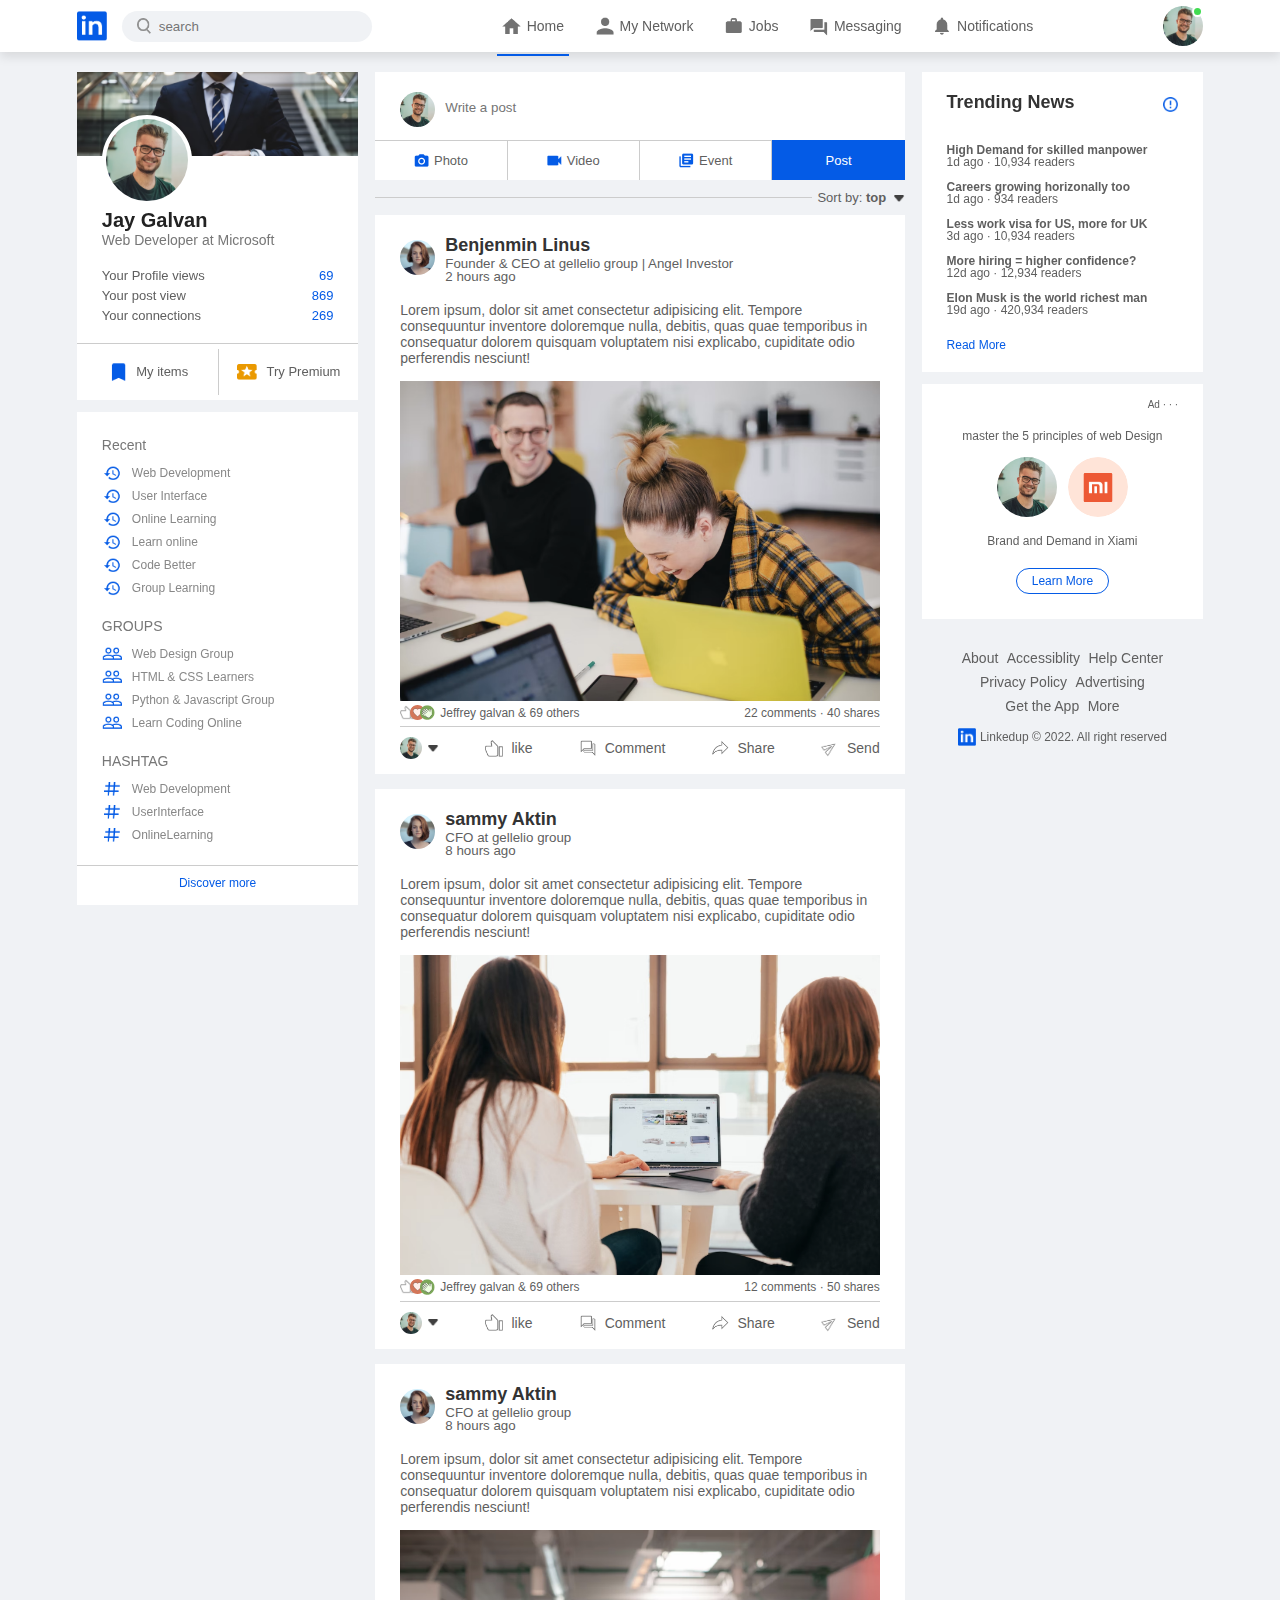
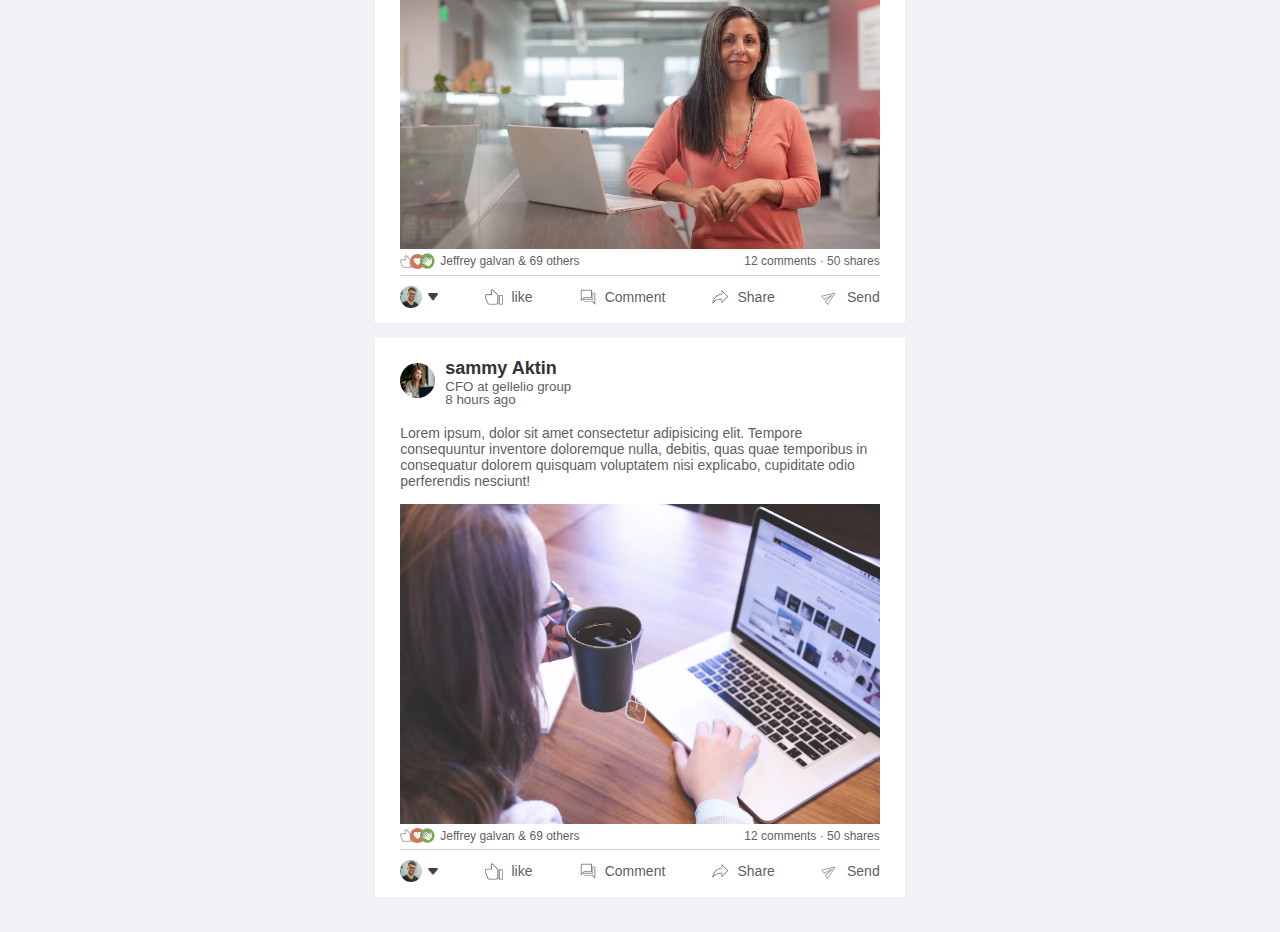
<file: index.html>
<!DOCTYPE html>
<html lang="en">
<head>
    <meta charset="UTF-8">
    <meta http-equiv="X-UA-Compatible" content="IE=edge">
    <meta name="viewport" content="width=device-width, initial-scale=1.0">
    <link rel="stylesheet" href="./style.css">
    <title>Social Media Website Design</title>
</head>
<body>
    
    <nav class="navbar">
        <div class="navbar-left">
            <a href="index.html" class="logo"><img src="./images/logo.png" alt=""></a>
            <div class="search-box">
                <img src="./images/search.png" alt="">
                <input type="text" placeholder="search">
            </div>
        </div>
        <div class="navbar-center">
            <ul>
                <li><a href="#" class="active-link"><img src="./images/home.png" alt=""><span>Home</span></a></li>
                <li><a href="#"><img src="images/network.png" alt=""><span>My Network</span></a></li>
                <li><a href="#"><img src="images/jobs.png" alt=""><span>Jobs</span></a></li>
                <li><a href="#"><img src="./images/message.png" alt=""><span>Messaging</span></a></li>
                <li><a href="#"><img src="images/notification.png" alt=""><span>Notifications</span></a></li>
            </ul>
        </div>
        <div class="navbar-right">
            <div class="online">
                <img src="./images/user-1.png" alt="" class="nav-profile-img" onclick="toggleMenu()">
            </div>
        </div>

    <!--------------- Profile-drop-down-menu ----------------->
    <div class="profile-menu-wrap" id="profileMenu">
        <div class="profile-menu">
            <div class="user-info">
                <img src="./images/user-1.png" alt="">
                <div>
                    <h3>Ryan Waltons</h3>
                    <a href="profile.html">See your Profile</a>
                </div> 
            </div>
            <hr>
            <a href="#" class="profile-menu-link">
                <img src="./images/feedback.png" alt="">
                <p>Give Feedback</p>
                <span>></span>
            </a>
            <a href="#" class="profile-menu-link">
                <img src="./images/setting.png" alt="">
                <p>Settings & Privacy</p>
                <span>></span>
            </a>
            <a href="#" class="profile-menu-link">
                <img src="./images/help.png" alt="">
                <p>Help & Support</p>
                <span>></span>
            </a>
            <a href="#" class="profile-menu-link">
                <img src="./images/display.png" alt="">
                <p>Display & Accessiblity</p>
                <span>></span>
            </a>
            <a href="#" class="profile-menu-link">
                <img src="./images/logout.png" alt="">
                <p>logout</p>
                <span>></span>
            </a>
        </div>
    </div>

    </nav>

    <!--------------- NavBar Close ------------->

    <div class="container">
    <!-------------left-sidebar ----------------->
        <div class="left-sidebar">
            <div class="sidebar-profile-box">
                <img src="./images/cover-pic.png" alt="" width="100%">
                <div class="sidebar-profile-info">
                    <img src="./images/user-1.png" alt="">
                    <h1>Jay Galvan</h1>
                    <h3>Web Developer at Microsoft</h3>
                    <ul>
                        <li>Your Profile views<span>69</span></li>
                        <li>Your post view<span>869</span></li>
                        <li>Your connections<span>269</span></li>
                    </ul>
                </div>
                <div class="sidebar-profile-link">
                    <a href="#"><img src="./images/items.png" alt="">My items</a>
                    <a href="#"><img src="./images/premium.png" alt=""> Try Premium</a>
                </div>
            </div>

            <div class="sidebar-activity" id="sidebarActivity">
                <h3>Recent</h3>
                <a href="#"><img src="./images/recent.png" alt="">Web Development</a>
                <a href="#"><img src="./images/recent.png" alt="">User Interface</a>
                <a href="#"><img src="./images/recent.png" alt="">Online Learning</a>
                <a href="#"><img src="./images/recent.png" alt="">Learn online</a>
                <a href="#"><img src="./images/recent.png" alt="">Code Better</a>
                <a href="#"><img src="./images/recent.png" alt="">Group Learning</a>
                <h3>GROUPS</h3>
                <a href="#"><img src="./images/group.png" alt="">Web Design Group</a>
                <a href="#"><img src="./images/group.png" alt="">HTML & CSS Learners</a>
                <a href="#"><img src="./images/group.png" alt="">Python & Javascript Group</a>
                <a href="#"><img src="./images/group.png" alt="">Learn Coding Online</a>
                <h3>HASHTAG</h3>
                <a href="#"><img src="./images/hashtag.png" alt="">Web Development</a>
                <a href="#"><img src="./images/hashtag.png" alt="">UserInterface</a>
                <a href="#"><img src="./images/hashtag.png" alt="">OnlineLearning</a>
                <div class="discover-more-link">
                    <a href="#">Discover more</a>
                </div>
            </div>

            <p id="showMoreLink" onclick="toggleActivity()">Show more <b>+</b></p>
        </div>
    <!--------------------- main-content ------------------------------->
        <div class="main-content">

            <div class="create-post">
                <div class="create-post-input">
                    <img src="./images/user-1.png" alt="">
                    <textarea rows="2" placeholder="Write a post"></textarea>
                </div>
                <div class="create-post-links">
                    <li><img src="./images/photo.png" alt="">Photo</li>
                    <li><img src="./images/video.png" alt="">Video</li>
                    <li><img src="./images/event.png" alt="">Event</li>
                    <li>Post</li>
                </div>
            </div>

            <div class="sort-by">
                <hr>
                <p>Sort by: <span>top <img src="./images/down-arrow.png" alt=""></span></p>
            </div>

            <div class="post">
                <div class="post-author">
                    <img src="./images/user-3.png" alt="">
                    <div>
                        <h1>Benjenmin Linus</h1>
                        <small>Founder & CEO at gellelio group | Angel Investor</small>
                        <small>2 hours ago</small>
                    </div>
                </div>
                <p>Lorem ipsum, dolor sit amet consectetur adipisicing elit. Tempore consequuntur inventore doloremque nulla, debitis, quas quae temporibus in consequatur dolorem quisquam voluptatem nisi explicabo, cupiditate odio perferendis nesciunt!</p>
                <img src="./images/post-image-1.png" alt="" width="100%">

                <div class="post-stats">
                    <div>
                        <img src="./images/thumbsup.png" alt="">
                        <img src="./images/love.png" alt="">
                        <img src="./images/clap.png" alt="">
                        <span class="liked-user">Jeffrey galvan & 69 others</span>
                    </div>
                    <div>
                        <span>22 comments &middot; 40 shares</span>
                    </div>
                </div>
                <div class="post-activity">
                    <div>
                        <img src="./images/user-1.png" alt="" class="post-activity-user-icon">
                        <img src="./images/down-arrow.png" alt="" class="post-activity-arrow-icon">
                    </div>
                    <div class="post-activity-link">
                        <img src="./images/like.png" alt="">
                        <span>like</span>
                    </div>
                    <div class="post-activity-link">
                        <img src="./images/comment.png" alt="">
                        <span>Comment</span>
                    </div>
                    <div class="post-activity-link">
                        <img src="./images/share.png" alt="">
                        <span>Share</span>
                    </div>
                    <div class="post-activity-link">
                        <img src="./images/send.png" alt="">
                        <span>Send</span>
                    </div>
                </div>
            </div>

            <div class="post">
                <div class="post-author">
                    <img src="./images/user-3.png" alt="">
                    <div>
                        <h1>sammy Aktin</h1>
                        <small>CFO at gellelio group</small>
                        <small>8 hours ago</small>
                    </div>
                </div>
                <p>Lorem ipsum, dolor sit amet consectetur adipisicing elit. Tempore consequuntur inventore doloremque nulla, debitis, quas quae temporibus in consequatur dolorem quisquam voluptatem nisi explicabo, cupiditate odio perferendis nesciunt!</p>
                <img src="./images/post-image-2.png" alt="" width="100%">

                <div class="post-stats">
                    <div>
                        <img src="./images/thumbsup.png" alt="">
                        <img src="./images/love.png" alt="">
                        <img src="./images/clap.png" alt="">
                        <span class="liked-user">Jeffrey galvan & 69 others</span>
                    </div>
                    <div>
                        <span>12 comments &middot; 50 shares</span>
                    </div>
                </div>
                <div class="post-activity">
                    <div>
                        <img src="./images/user-1.png" alt="" class="post-activity-user-icon">
                        <img src="./images/down-arrow.png" alt="" class="post-activity-arrow-icon">
                    </div>
                    <div class="post-activity-link">
                        <img src="./images/like.png" alt="">
                        <span>like</span>
                    </div>
                    <div class="post-activity-link">
                        <img src="./images/comment.png" alt="">
                        <span>Comment</span>
                    </div>
                    <div class="post-activity-link">
                        <img src="./images/share.png" alt="">
                        <span>Share</span>
                    </div>
                    <div class="post-activity-link">
                        <img src="./images/send.png" alt="">
                        <span>Send</span>
                    </div>
                </div>
            </div>
            <div class="post">
                <div class="post-author">
                    <img src="./images/user-3.png" alt="">
                    <div>
                        <h1>sammy Aktin</h1>
                        <small>CFO at gellelio group</small>
                        <small>8 hours ago</small>
                    </div>
                </div>
                <p>Lorem ipsum, dolor sit amet consectetur adipisicing elit. Tempore consequuntur inventore doloremque nulla, debitis, quas quae temporibus in consequatur dolorem quisquam voluptatem nisi explicabo, cupiditate odio perferendis nesciunt!</p>
                <img src="./images/post-image-3.png" alt="" width="100%">

                <div class="post-stats">
                    <div>
                        <img src="./images/thumbsup.png" alt="">
                        <img src="./images/love.png" alt="">
                        <img src="./images/clap.png" alt="">
                        <span class="liked-user">Jeffrey galvan & 69 others</span>
                    </div>
                    <div>
                        <span>12 comments &middot; 50 shares</span>
                    </div>
                </div>
                <div class="post-activity">
                    <div>
                        <img src="./images/user-1.png" alt="" class="post-activity-user-icon">
                        <img src="./images/down-arrow.png" alt="" class="post-activity-arrow-icon">
                    </div>
                    <div class="post-activity-link">
                        <img src="./images/like.png" alt="">
                        <span>like</span>
                    </div>
                    <div class="post-activity-link">
                        <img src="./images/comment.png" alt="">
                        <span>Comment</span>
                    </div>
                    <div class="post-activity-link">
                        <img src="./images/share.png" alt="">
                        <span>Share</span>
                    </div>
                    <div class="post-activity-link">
                        <img src="./images/send.png" alt="">
                        <span>Send</span>
                    </div>
                </div>
            </div>
            <div class="post">
                <div class="post-author">
                    <img src="./images/user-4.png" alt="">
                    <div>
                        <h1>sammy Aktin</h1>
                        <small>CFO at gellelio group</small>
                        <small>8 hours ago</small>
                    </div>
                </div>
                <p>Lorem ipsum, dolor sit amet consectetur adipisicing elit. Tempore consequuntur inventore doloremque nulla, debitis, quas quae temporibus in consequatur dolorem quisquam voluptatem nisi explicabo, cupiditate odio perferendis nesciunt!</p>
                <img src="./images/post-image-4.png" alt="" width="100%">

                <div class="post-stats">
                    <div>
                        <img src="./images/thumbsup.png" alt="">
                        <img src="./images/love.png" alt="">
                        <img src="./images/clap.png" alt="">
                        <span class="liked-user">Jeffrey galvan & 69 others</span>
                    </div>
                    <div>
                        <span>12 comments &middot; 50 shares</span>
                    </div>
                </div>
                <div class="post-activity">
                    <div>
                        <img src="./images/user-1.png" alt="" class="post-activity-user-icon">
                        <img src="./images/down-arrow.png" alt="" class="post-activity-arrow-icon">
                    </div>
                    <div class="post-activity-link">
                        <img src="./images/like.png" alt="">
                        <span>like</span>
                    </div>
                    <div class="post-activity-link">
                        <img src="./images/comment.png" alt="">
                        <span>Comment</span>
                    </div>
                    <div class="post-activity-link">
                        <img src="./images/share.png" alt="">
                        <span>Share</span>
                    </div>
                    <div class="post-activity-link">
                        <img src="./images/send.png" alt="">
                        <span>Send</span>
                    </div>
                </div>
            </div>

        </div>


    <!----------------- right-sidebar ------------->
        <div class="right-sidebar">
            <div class="sidebar-news">
                <img src="./images/more.png" alt="" class="info-icon">
                <h3>Trending News</h3>
                <a href="#"> High Demand for skilled manpower</a>
                <span>1d ago &middot; 10,934 readers</span>

                <a href="#"> Careers growing horizonally too</a>
                <span>1d ago &middot; 934 readers</span>

                <a href="#"> Less work visa for US, more for UK</a>
                <span>3d ago &middot; 10,934 readers</span>

                <a href="#"> More hiring = higher confidence?</a>
                <span>12d ago &middot; 12,934 readers</span>

                <a href="#"> Elon Musk is the world richest man</a>
                <span>19d ago &middot; 420,934 readers</span>

                <a href="#" class="read-more-link">Read More</a>
            </div>

            <div class="sidebar-ad">
                <small>Ad &middot; &middot; &middot</small>
                <p>master the 5 principles of web Design</p>
                <div>
                    <img src="./images/user-1.png" alt="">
                    <img src="./images/mi-logo.png" alt="">
                </div>
                <b>Brand and Demand in Xiami</b>
                <a href="#" class="ad-link">Learn More</a>
            </div>

            <div class="sidebar-useful-links">
                <a href="#">About</a>
                <a href="#">Accessiblity</a>
                <a href="#">Help Center</a>
                <a href="#">Privacy Policy</a>
                <a href="#">Advertising</a>
                <a href="#">Get the App</a>
                <a href="#">More</a>


                <div class="copyright-msg">
                    <img src="./images/logo.png" alt="">
                    <p>Linkedup &#169; 2022. All right reserved</p>
                </div>
            </div>
        </div>
    </div>



    <script>
        let profileMenu = document.getElementById("profileMenu");

        function toggleMenu(){
            profileMenu.classList.toggle("open-menu");
        }
    </script>

    <script>

        let sideActivity = document.getElementById("sidebarActivity");
        let moreLink = document.getElementById("showMoreLink");

        function toggleActivity() {
            sideActivity.classList.toggle("open-activity");

            if(sideActivity.classList.contains("open-activity")) {
                morelink.innerHTML = "Show less <b>-<b>";
            }
            else{
                moreLink.innerHTML = "Show more <b>-<b>";
            }
        }
    </script>

</body>
</html>
</file>
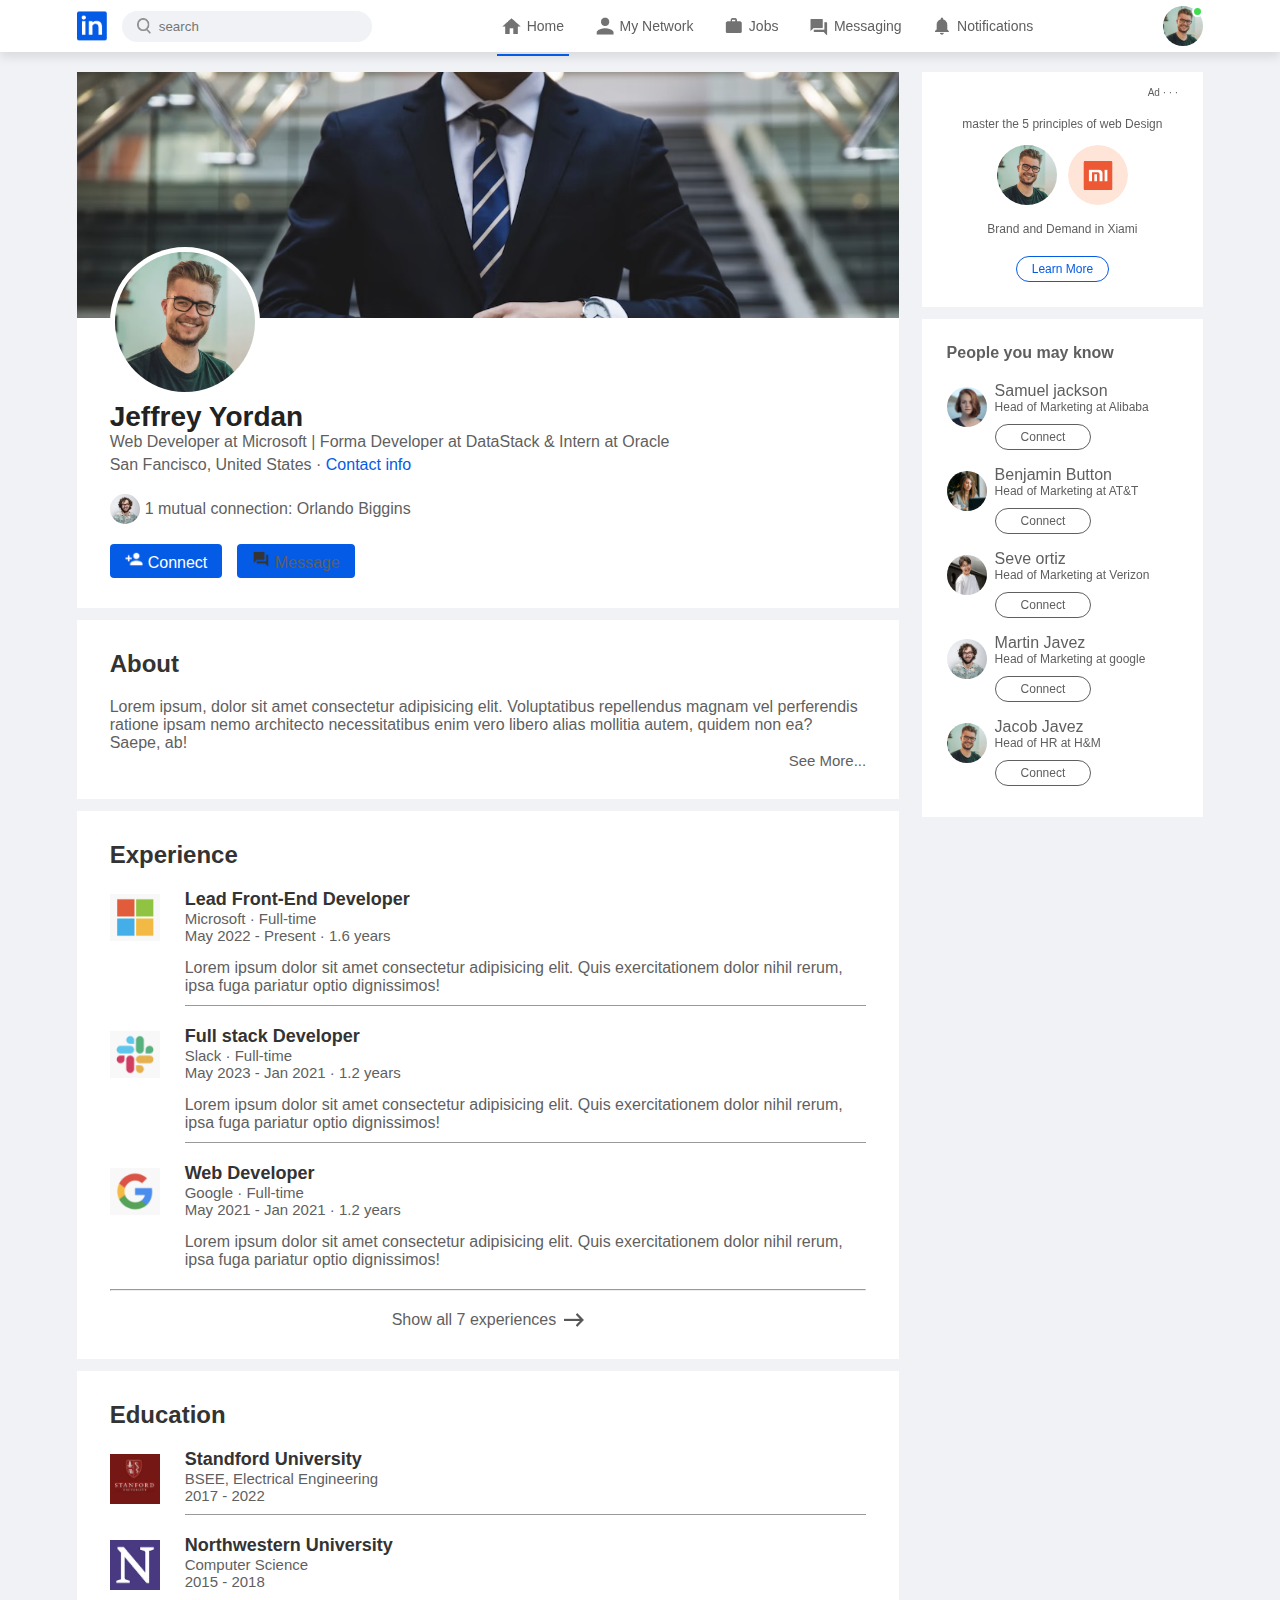
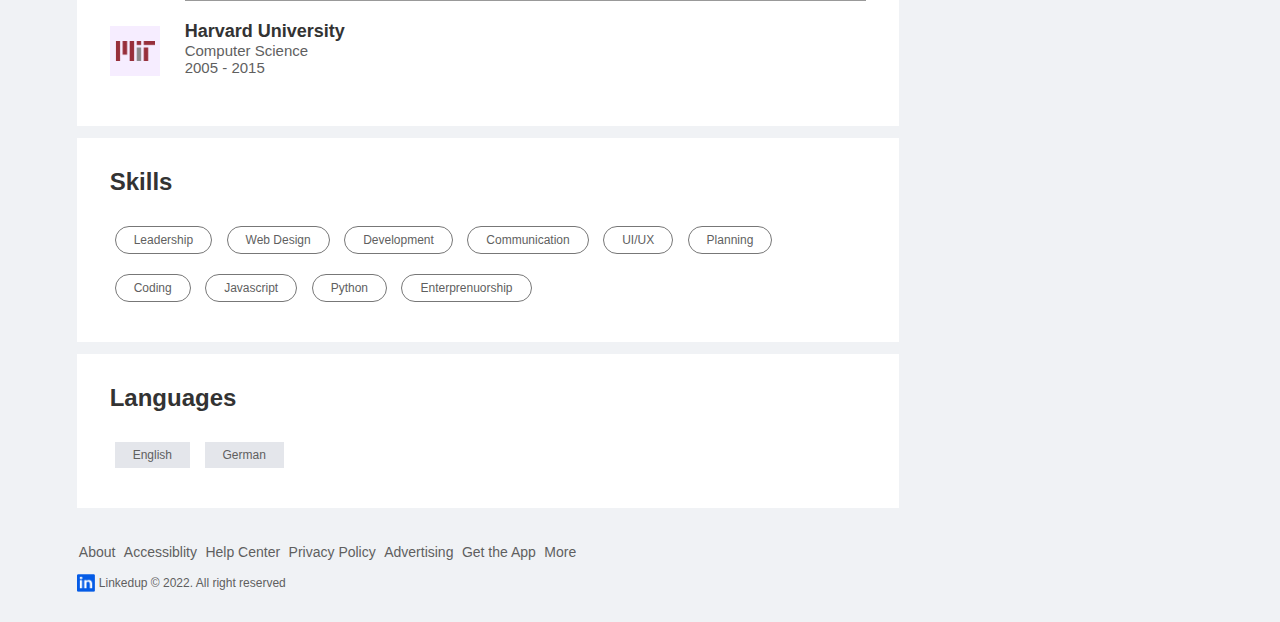
<file: profile.html>
<!DOCTYPE html>
<html lang="en">
<head>
    <meta charset="UTF-8">
    <meta http-equiv="X-UA-Compatible" content="IE=edge">
    <meta name="viewport" content="width=device-width, initial-scale=1.0">
    <link rel="stylesheet" href="./style.css">
    <title>Social Media Website Design</title>
</head>
<body>
    
    <nav class="navbar">
        <div class="navbar-left">
            <a href="index.html" class="logo"><img src="./images/logo.png" alt=""></a>
            <div class="search-box">
                <img src="./images/search.png" alt="">
                <input type="text" placeholder="search">
            </div>
        </div>
        <div class="navbar-center">
            <ul>
                <li><a href="#" class="active-link"><img src="./images/home.png" alt=""><span>Home</span></a></li>
                <li><a href="#"><img src="images/network.png" alt=""><span>My Network</span></a></li>
                <li><a href="#"><img src="images/jobs.png" alt=""><span>Jobs</span></a></li>
                <li><a href="#"><img src="./images/message.png" alt=""><span>Messaging</span></a></li>
                <li><a href="#"><img src="images/notification.png" alt=""><span>Notifications</span></a></li>
            </ul>
        </div>
        <div class="navbar-right">
            <div class="online">
                <img src="./images/user-1.png" alt="" class="nav-profile-img" onclick="toggleMenu()">
            </div>
        </div>

    <!--------------- Profile-drop-down-menu ----------------->
    <div class="profile-menu-wrap" id="profileMenu">
        <div class="profile-menu">
            <div class="user-info">
                <img src="./images/user-1.png" alt="">
                <div>
                    <h3>Rayan Walton</h3>
                    <a href="profile.html">See your Profile</a>
                </div> 
            </div>
            <hr>
            <a href="#" class="profile-menu-link">
                <img src="./images/feedback.png" alt="">
                <p>Give Feedback</p>
                <span>></span>
            </a>
            <a href="#" class="profile-menu-link">
                <img src="./images/setting.png" alt="">
                <p>Settings & Privacy</p>
                <span>></span>
            </a>
            <a href="#" class="profile-menu-link">
                <img src="./images/help.png" alt="">
                <p>Help & Support</p>
                <span>></span>
            </a>
            <a href="#" class="profile-menu-link">
                <img src="./images/display.png" alt="">
                <p>Display & Accessiblity</p>
                <span>></span>
            </a>
            <a href="#" class="profile-menu-link">
                <img src="./images/logout.png" alt="">
                <p>logout</p>
                <span>></span>
            </a>
        </div>
    </div>

    </nav>

    <!--------------- NavBar Close ------------->

    <div class="container">
        <div class="profile-main">
            <div class="profile-container">
                <img src="./images/cover-pic.png" width="100%">
                <div class="profile-container-inner">
                    <img src="./images/user-1.png" class="profile-pic">
                    <h1>Jeffrey Yordan</h1>
                    <b>Web Developer at Microsoft | Forma Developer at DataStack & Intern at Oracle</b>
                    <p>San Fancisco, United States &middot; <a href="#">Contact info</a></p>
                    <div class="mutual-connection">
                        <img src="./images/user-2.png">
                        <span>1 mutual connection: Orlando Biggins</span>
                    </div>
                    <div class="profile-btn">
                        <a href="#" class="primary-btn"><img src="./images/connect.png">Connect</a>
                        <a href="#"><img src="./images/chat.png">Message</a>
                    </div>
                </div>
            </div>

            <div class="profile-description">
                <h2>About</h2>
                <p>Lorem ipsum, dolor sit amet consectetur adipisicing elit. Voluptatibus repellendus magnam vel perferendis ratione ipsam nemo architecto necessitatibus enim vero libero alias mollitia autem, quidem non ea? Saepe, ab!</p>
                <a href="#" class="see-more-link">See More...</a>
            </div>

            <div class="profile-description">
                <h2>Experience</h2>
                <div class="profile-desc-row">
                    <img src="./images/microsoft.png" alt="">
                    <div>
                        <h3>Lead Front-End Developer</h3>
                        <b>Microsoft &middot; Full-time</b>
                        <b>May 2022 - Present &middot; 1.6 years</b>
                        <p>Lorem ipsum dolor sit amet consectetur adipisicing elit. Quis exercitationem dolor nihil rerum, ipsa fuga pariatur optio dignissimos!</p>
                        <hr>
                    </div>
                </div>
                <div class="profile-desc-row">
                    <img src="./images/slack.png" alt="">
                    <div>
                        <h3>Full stack Developer</h3>
                        <b>Slack &middot; Full-time</b>
                        <b>May 2023 - Jan 2021 &middot; 1.2 years</b>
                        <p>Lorem ipsum dolor sit amet consectetur adipisicing elit. Quis exercitationem dolor nihil rerum, ipsa fuga pariatur optio dignissimos!</p>
                        <hr>
                    </div>
                </div>
                <div class="profile-desc-row">
                    <img src="./images/google.png" alt="">
                    <div>
                        <h3>Web Developer</h3>
                        <b>Google &middot; Full-time</b>
                        <b>May 2021 - Jan 2021 &middot; 1.2 years</b>
                        <p>Lorem ipsum dolor sit amet consectetur adipisicing elit. Quis exercitationem dolor nihil rerum, ipsa fuga pariatur optio dignissimos!</p>
                    </div>
                </div>
                <hr>
                <a href="#" class="experience-link">Show all 7 experiences <img src="./images/right-arrow.png" alt=""></a>
            </div>

            <div class="profile-description">
                <h2>Education</h2>
                <div class="profile-desc-row">
                    <img src="./images/stanford.png" alt="">
                    <div>
                        <h3>Standford University</h3>
                        <b>BSEE, Electrical Engineering</b>
                        <b>2017 - 2022</b>
                        <hr>
                    </div>
                </div>
                <div class="profile-desc-row">
                    <img src="./images/north.png" alt="">
                    <div>
                        <h3>Northwestern University</h3>
                        <b>Computer Science</b>
                        <b>2015 - 2018</b>
                        <hr>
                    </div>
                </div>
                <div class="profile-desc-row">
                    <img src="./images/mit.png" alt="">
                    <div>
                        <h3>Harvard University</h3>
                        <b>Computer Science</b>
                        <b>2005 - 2015</b>
                    </div>
                </div>
            </div>

            <div class="profile-description">
                <h2>Skills</h2>
                <a href="#" class="skills-btn">Leadership</a>
                <a href="#" class="skills-btn">Web Design</a>
                <a href="#" class="skills-btn">Development</a>
                <a href="#" class="skills-btn">Communication</a>
                <a href="#" class="skills-btn">UI/UX</a>
                <a href="#" class="skills-btn">Planning</a>
                <a href="#" class="skills-btn">Coding</a>
                <a href="#" class="skills-btn">Javascript</a>
                <a href="#" class="skills-btn">Python</a>
                <a href="#" class="skills-btn">Enterprenuorship</a>
            </div>
            <div class="profile-description">
                <h2>Languages</h2>
                <a href="#" class="language-btn">English</a>
                <a href="#" class="language-btn">German</a>
            </div>

        </div>
    <!--------------- profile-sidebar ------------>

        <div class="profile-sidebar">

            <div class="sidebar-ad">
                <small>Ad &middot; &middot; &middot</small>
                <p>master the 5 principles of web Design</p>
                <div>
                    <img src="./images/user-1.png" alt="">
                    <img src="./images/mi-logo.png" alt="">
                </div>
                <b>Brand and Demand in Xiami</b>
                <a href="#" class="ad-link">Learn More</a>
            </div>

            <div class="sidebar-people">
                <h3>People you may know</h3>
                <div class="sidebar-people-row">
                    <img src="./images/user-3.png" alt="">
                    <div>
                        <h2>Samuel jackson</h2>
                        <p>Head of Marketing at Alibaba</p>
                        <a href="#">Connect</a>
                    </div>
                </div>
                <div class="sidebar-people-row">
                    <img src="./images/user-4.png" alt="">
                    <div>
                        <h2>Benjamin Button</h2>
                        <p>Head of Marketing at AT&T</p>
                        <a href="#">Connect</a>
                    </div>
                </div>
                <div class="sidebar-people-row">
                    <img src="./images/user-5.png" alt="">
                    <div>
                        <h2>Seve ortiz</h2>
                        <p>Head of Marketing at Verizon</p>
                        <a href="#">Connect</a>
                    </div>
                </div>
                <div class="sidebar-people-row">
                    <img src="./images/user-2.png" alt="">
                    <div>
                        <h2>Martin Javez</h2>
                        <p>Head of Marketing at google</p>
                        <a href="#">Connect</a>
                    </div>
                </div>
                <div class="sidebar-people-row">
                    <img src="./images/user-1.png" alt="">
                    <div>
                        <h2>Jacob Javez</h2>
                        <p>Head of HR at H&M</p>
                        <a href="#">Connect</a>
                    </div>
                </div>
            </div>
            
        </div>
    </div>

<div class="profile-footer">
    <div class="sidebar-useful-links">
        <a href="#">About</a>
        <a href="#">Accessiblity</a>
        <a href="#">Help Center</a>
        <a href="#">Privacy Policy</a>
        <a href="#">Advertising</a>
        <a href="#">Get the App</a>
        <a href="#">More</a>


        <div class="copyright-msg">
            <img src="./images/logo.png" alt="">
            <p>Linkedup &#169; 2022. All right reserved</p>
        </div>
    </div>
</div>





    <script>
        let profileMenu = document.getElementById("profileMenu");

        function toggleMenu(){
            profileMenu.classList.toggle("open-menu");
        }


    </script>

</body>
</html>
</file>
<file: style.css>
* {
    margin: 0;
    padding: 0;
    font-family: 'poppins', sans-serif;
    box-sizing: border-box;
}
body {
    background: #f0f2f5;
    color: #5f5f5f;
}
a {
    text-decoration: none;
    color: #5f5f5f;
}
.navbar {
    display: flex;
    align-items: center;
    justify-content: space-between;
    background: #fff;
    padding: 6px 6%;
    position: sticky;
    top: 0;
    z-index: 100;
    box-shadow: 0 5px 10px rgba(0, 0, 0, 0.1);
}
.logo img {
    width: 30px;
    margin-right: 15px;
    display: block;
}
.navbar-center ul li {
    display: inline-block;
    list-style: none;
}
.navbar-center ul li a {
    display: flex;
    align-items: center;
    font-size: 14px;
    margin: 5px 8px;
    padding-right: 5px;
    position: relative;
}
.navbar-center ul li a img {
    width: 30px;
}
.navbar-center ul li a::after {
    content: '';
    width: 0;
    height: 2px;
    background: #045be6;
    position: absolute;
    bottom: -15px;
    transition: width 0.3s;
}
.navbar-center ul li a:hover::after, 
.navbar-center ul li a.active-link::after {
    width: 100%;
}


.nav-profile-img {
    width: 40px;
    border-radius: 50%;
    display: block;
    cursor: pointer;
    position: relative;
}
.online {
    position: relative;
}
.online::after {
    content: '';
    width: 7px;
    height: 7px;
    border: 2px solid #fff;
    border-radius: 50%;
    right: 0px;
    top: 0px;
    background: #41db51;
    position: absolute;
}
.search-box {
    background: #f0f2f5;
    width: 250px;
    border-radius: 20px;
    display: flex;
    align-items: center;
    padding: 0 15px;
}
.navbar-left {
    display: flex;
    align-items: center;
}
.search-box img {
    width: 14px;
}
.search-box input {
    width: 100%;
    background: transparent;
    padding: 8px;
    outline: none;
    border: 0;
}

/* ----------- NavBar End ---------- */

.container {
    padding: 20px 6%;
    display: flex;
    flex-wrap: wrap;
    justify-content: space-between;
}


/* ----------- left-sidebar ---------- */


.left-sidebar {
    flex-basis: 25%;
    align-items: flex-start;
    position: sticky;
    top: 73px;
}
.sidebar-profile-box {
    background: #fff;
}
.sidebar-profile-info {
    padding: 0 25px;
}
.sidebar-profile-info img {
    width: 90px;
    border-radius: 50%;
    background: #fff;
    padding: 4px;
    margin-top: -45px;
}
.sidebar-profile-info h1 {
    font-size: 20px;
    font-weight: 600;
    color: #222;
}
.sidebar-profile-info h3 {
    font-size: 14px;
    font-weight: 500;
    color: #777;
}
.sidebar-profile-info ul {
    list-style: none;
    margin: 20px 0;
}
.sidebar-profile-info ul li {
    width: 100%;
    margin: 5px 0;
    font-size: 13px;
}
.sidebar-profile-info ul li span {
    float: right;
    color: #045be6;
}
.sidebar-profile-link {
    display: flex;
    align-items: center;
    border-top: 1px solid #ccc;
}
.sidebar-profile-link a {
    flex-basis: 50%;
    display: flex;
    align-items: center;
    justify-content: center;
    padding: 15px 0;
    font-size: 13px;
    border-left: 1px solid #ccc;
}
.sidebar-profile-link a:first-child {
    border-left: 0;
}
.sidebar-profile-link a img {
    width: 20px;
    margin-right: 10px;
}
.sidebar-activity {
    background: #fff;
    padding: 5px 25px;
    margin: 12px 0;
}
.sidebar-activity h3 {
    color: #777;
    font-size: 14px;
    font-weight: 500;
    margin: 20px 0 10px;
}
.sidebar-activity a {
    display: flex;
    align-items: center;
    font-size: 12px;
    font-weight: 500;
    color: #888;
    margin: 3px 0;
}
.sidebar-activity a img {
    width: 20px;
    margin-right: 10px;
}
.discover-more-link {
    border-top: 1px solid #ccc;
    text-align: center;
    margin-top: 20px;
    margin-left: -25px;
    margin-right: -25px;
}
.discover-more-link a {
    color: #045be6;
    display: inline-block;
    margin: 10px 0;
}


/* ----------- right-sidebar ---------- */

.right-sidebar {
    flex-basis: 25%;
    align-items: flex-start;
    position: sticky;
    top: 73px;
}
.sidebar-news {
    background: #fff;
    padding: 10px 25px;
}
.info-icon {
    width: 15px;
    float: right;
    margin-top: 15px;
}

.sidebar-news h3 {
    font-size: 18px;
    font-weight: 600;
    color: #333;
    margin: 10px 0 30px;
}
.sidebar-news a {
    display: block;
    font-size: 12px;
    font-weight: 600;
    margin-top: 10px;
    margin-bottom: -5px;
}
.sidebar-news span {
    font-size: 12px;
}
.sidebar-news .read-more-link {
    color: #045be6;
    font-weight: 500;
    margin: 20px 0 10px;
}
.sidebar-ad {
    background: #fff;
    padding: 15px 25px;
    text-align: center;
    margin: 12px 0;
    font-size: 12px;
}
.sidebar-ad img {
    width: 60px;
    border-radius: 50%;
    margin: 4px;
}
.sidebar-ad small {
    float: right;
    font-weight: 500;
}
.sidebar-ad p {
    margin-top: 30px;
    margin-bottom: 10px;
}
.sidebar-ad b {
    display: block;
    font-weight: 500;
    margin-top: 10px;
}
.ad-link {
    display: inline-block;
    border: 1px solid #045be6;
    border-radius: 30px;
    padding: 5px 15px;
    color: #045be6;
    font-weight: 500;
    margin: 20px auto 10px;
}
.sidebar-useful-links {
    padding: 15px 25px;
    text-align: center;
}
.sidebar-useful-links a {
    display: inline-block;
    font-size: 14px;
    margin: 4px 2px;
}
.copyright-msg {
    display: flex;
    align-items: center;
    justify-content: center;
    font-size: 12px;
    margin-top: 10px;
    font-weight: 500;
}
.copyright-msg img {
    width: 18px;
    margin-right: 4px;
}




/* ----------- main-content ---------- */
.main-content {
    flex-basis: 47%;
}
.create-post {
    background: #fff;
}
.create-post-input {
    padding: 20px 25px 10px;
    display: flex;
    align-items: flex-start;
}
.create-post-input img {
    width: 35px;
    border-radius: 50%;
    margin-right: 10px;
}
.create-post-input textarea {
    width: 100%;
    border: 0;
    outline: 0;
    resize: none;
    background: transparent;
    margin-top: 8px;
}
::placeholder {
    font-weight: 500;
}
.create-post-links {
    display: flex;
    align-items: flex-start;
}
.create-post-links li {
    list-style: none;
    border-top: 1px solid #ccc;
    border-right: 1px solid #ccc;
    flex-basis: 25%;
    height: 40px;
    font-size: 13px;
    display: flex;
    align-items: center;
    justify-content: center;
    cursor: pointer;
}
.create-post-links li img {
    width: 15px;
    margin-right: 5px;
}
.create-post-links li:last-child {
    background:  #045be6;
    color: #fff;
    border-top: 0;
    border-right: 0;
}
.sort-by {
    display: flex;
    align-items: center;
    margin: 10px 0;
}
.sort-by hr {
    flex: 1;
    border: 0;
    height: 1px;
    background: #ccc;
}
.sort-by p {
    font-size: 13px;
    padding-left: 5px;
}
.sort-by p span {
    font-weight: 600;
    cursor: pointer;
}
.sort-by p span img {
    width: 12px;
    margin-left: 3px;
}
.post {
    background: #fff;
    padding: 20px 25px 5px;
    margin: 5px 0 15px;
}
.post-author {
    display: flex;
    align-items: flex-start;
    margin-bottom: 20px;
}
.post-author img {
    width: 35px;
    border-radius: 50%;
    margin-right: 10px;
    margin-top: 5px;
}
.post-author h1 {
    font-size: 18px;
    font-weight: 600;
    color: #333;
}
.post-author small {
    display: block;
    margin-bottom: -2px;
}
.post p {
    font-size: 14px;
    margin-bottom: 15px;
}
.post-stats {
    display: flex;
    flex-wrap: wrap;
    align-items: center;
    justify-content: space-between;
    font-size: 12px;
    border-bottom: 1px solid #ccc;
    padding-bottom: 6px;
}
.post-stats div {
    display: flex;
    align-items: center;
}
.post-stats img {
    width: 15px;
    margin-right: -5px;
}
.liked-user {
    margin-left: 10px;
}
.post-activity {
    display: flex;
    align-items: center;
    justify-content: space-between;
    padding: 10px 0;
    font-size: 14px;
    font-weight: 500;
}
.post-activity div {
    display: flex;
    align-items: center;
}
.post-activity-user-icon {
    width: 22px;
    border-radius: 50%;
}
.post-activity-arrow-icon {
    width: 12px;
    margin-left: 5px;
}
.post-activity-link img {
    width: 18px;
    margin-right: 8px;
}


/* ------------ profile-drop-down-menu ----------- */

.profile-menu-wrap {
    position: absolute;
    top: 100%;
    right: 5%;
    width: 320px;
    max-height: 0;
    overflow: hidden;
    transition: max-height 0.5s;
}
.profile-menu-wrap.open-menu {
    max-height: 400px;
}



.profile-menu {
    background: #222;
    color: #fff;
    padding: 20px;
    margin: 10px;
}
.user-info {
    display: flex;
    align-items: center;
}
.user-info img {
    width: 50px;
    border-radius: 50%;
    margin-right: 15px;
}
.user-info h3 {
    font-weight: 500;
    margin-bottom: -7px;
}
.user-info a {
    color: #c9dbf8;
    font-size: 13px;
}
.profile-menu hr {
    border: 0;
    height: 1px;
    width: 100%;
    background: #fff;
    margin: 15px 0 10px;
}
.profile-menu-link {
    display: flex;
    align-items: center;
    color: #fff;
    margin: 12px 0;
    font-size: 14px;
}
.profile-menu-link p {
    width: 100%;
}
.profile-menu-link img {
    width: 35px;
    border-radius: 50%;
    margin-right: 15px;
}

/*---------------------- Profile-Page------------------*/

.profile-main {
    flex-basis: 73%;
}
.profile-sidebar {
    flex-basis: 25%;
    align-items: flex-start;
    position: sticky;
    top: 73px;
}
.profile-container {
    background: #fff;
}
.profile-container-inner {
    padding: 0 4% 10px;
}
.profile-pic {
    width: 150px;
    border-radius: 50%;
    margin-top: -75px;
    padding: 5px;
    background: #fff;
}
.profile-container h1 {
    font-size: 28px;
    font-weight: 600;
    color: #222;
}
.profile-container b {
    font-weight: 500;
}
.profile-container p {
    margin-top: 5px;
}
.profile-container p a {
    color: #045be6;
    font-weight: 500;
}
.mutual-connection {
    display: flex;
    align-items: center;
    margin: 20px 0;
}
.mutual-connection img {
    width: 30px;
    border-radius: 50%;
    margin-right: 5px;
}
.profile-btn {
    margin: 20px 0;
}
.profile-btn a {
    display: inline-block;
    align-items: center;
    background: #045be6;
    padding: 6px 15px;
    border-radius: 4px;
    margin-right: 10px;
}
.profile-btn a img {
    width: 18px;
    margin-right: 5px;
}
.profile-btn .primary-btn {
    background: #045be6;
    color: #fff;
}
.profile-description {
    background: #fff;
    padding: 20px 4% 30px;
    margin: 12px 0;
}
.profile-description h2 {
    color: #333;
    margin: 10px 0 20px;
    font-weight: 600;
}
.see-more-link {
    display: block;
    text-align: right;
    font-size: 15px;
}
.profile-desc-row {
    display: flex;
    align-items: flex-start;
    margin: 20px 0;
}
.profile-desc-row img {
    width: 50px;
    margin-right: 25px;
    margin-top: 5px;
}
.profile-desc-row div {
    width: 100%;
}
.profile-desc-row h3 {
    font-size: 18px;
    font-weight: 600;
    color: #333;
}
.profile-desc-row b {
    display: block;
    font-weight: 500;
    font-size: 15px;
}
.profile-desc-row p {
    margin-top: 15px;
}
.profile-desc-row hr {
    border: 0;
    border-bottom: 1px solid #999;
    margin-top: 10px;
}
.experience-link {
    display: flex;
    align-items: center;
    justify-content: center;
    padding-top: 20px;
    font-weight: 500;
}
.experience-link img {
    width: 20px;
    margin-left: 8px;
}
.skills-btn {
    display: inline-block;
    margin: 10px 5px;
    padding: 6px 18px;
    border: 1px solid #777;
    border-radius: 30px;
    font-size: 12px;
    font-weight: 500;
}
.language-btn {
    display: inline-block;
    margin: 10px 5px;
    padding: 6px 18px;
    background: #e4e6eb;
    font-size: 12px;
    font-weight: 500;
}

/*------------------Profile-right-sidebar------------*/
.profile-sidebar .sidebar-ad {
    margin: 0;
}
.sidebar-people {
    background: #fff;
    padding: 15px 25px;
    margin: 12px 0;
    font-size: 12px;
}
.sidebar-people h3 {
    font-size: 16px;
    font-weight: 600;
    margin: 10px 0 20px;
}
.sidebar-people-row {
    display: flex;
    align-items: flex-start;
    margin: 6px 0;
}
.sidebar-people-row img {
    width: 40px;
    border-radius: 50%;
    margin-right: 8px;
    margin-top: 5px;
}
.sidebar-people-row h2 {
    font-weight: 500;
    font-size: 16px;
}
.sidebar-people-row a {
    display: inline-block;
    margin: 10px 0;
    padding: 5px 25px;
    border: 1px solid #5f5f5f;
    border-radius: 30px;
    font-weight: 500;
}
.profile-footer {
    padding: 0 6% 30px;
}
.profile-footer .sidebar-useful-links {
    text-align: left;
    padding: 0;
}
.profile-footer .copyright-msg {
    justify-content: flex-start;
}
#showMoreLink {
    display: none;
}



/* ----------------Media Query For Small Screen --------------- */
@media only screen and (max-width: 600px) {
    .search-box {
        background: transparent;
        width: auto;
        padding: 0;
    }
    .search-box input {
        width: 0;
        padding: 0;
    }
    .navbar-center ul li a span {
        display: none;
    }
    .navbar-center ul li a {
        padding-right: 0;
        margin: 5px;
    }
    .nav-profile-img {
        width: 30px;
    }
    .container {
        padding: 15px 3%;
    }
    .left-sidebar, .right-sidebar {
        flex-basis: 100%;
        position: relative;
        top: unset;
    }
    .main-content {
        flex-basis: 100%;
    }
    .post-stats div {
        margin: 2px 0;
    }
    .post-activity-link span {
        display: none;
    }
    .post-activity-link img {
        margin-right: 0;
    }
    .profile-main, .profile-sidebar {
        flex-basis: 100%;
    }
    .profile-container {
        font-size: 14px;
    }
    .profile-pic {
        width: 100px;
        margin-top: -50px;
    }
    .profile-description {
        font-size: 14px;
    }
    #showMoreLink {
        display: block;
        width: fit-content;
        margin: 10px auto;
        font-size: 14px;
        cursor: pointer;
    }
    .sidebar-activity {
        display: none;
    }
    .sidebar-activity.open-activity {
        display: block;
    }

}
</file>
